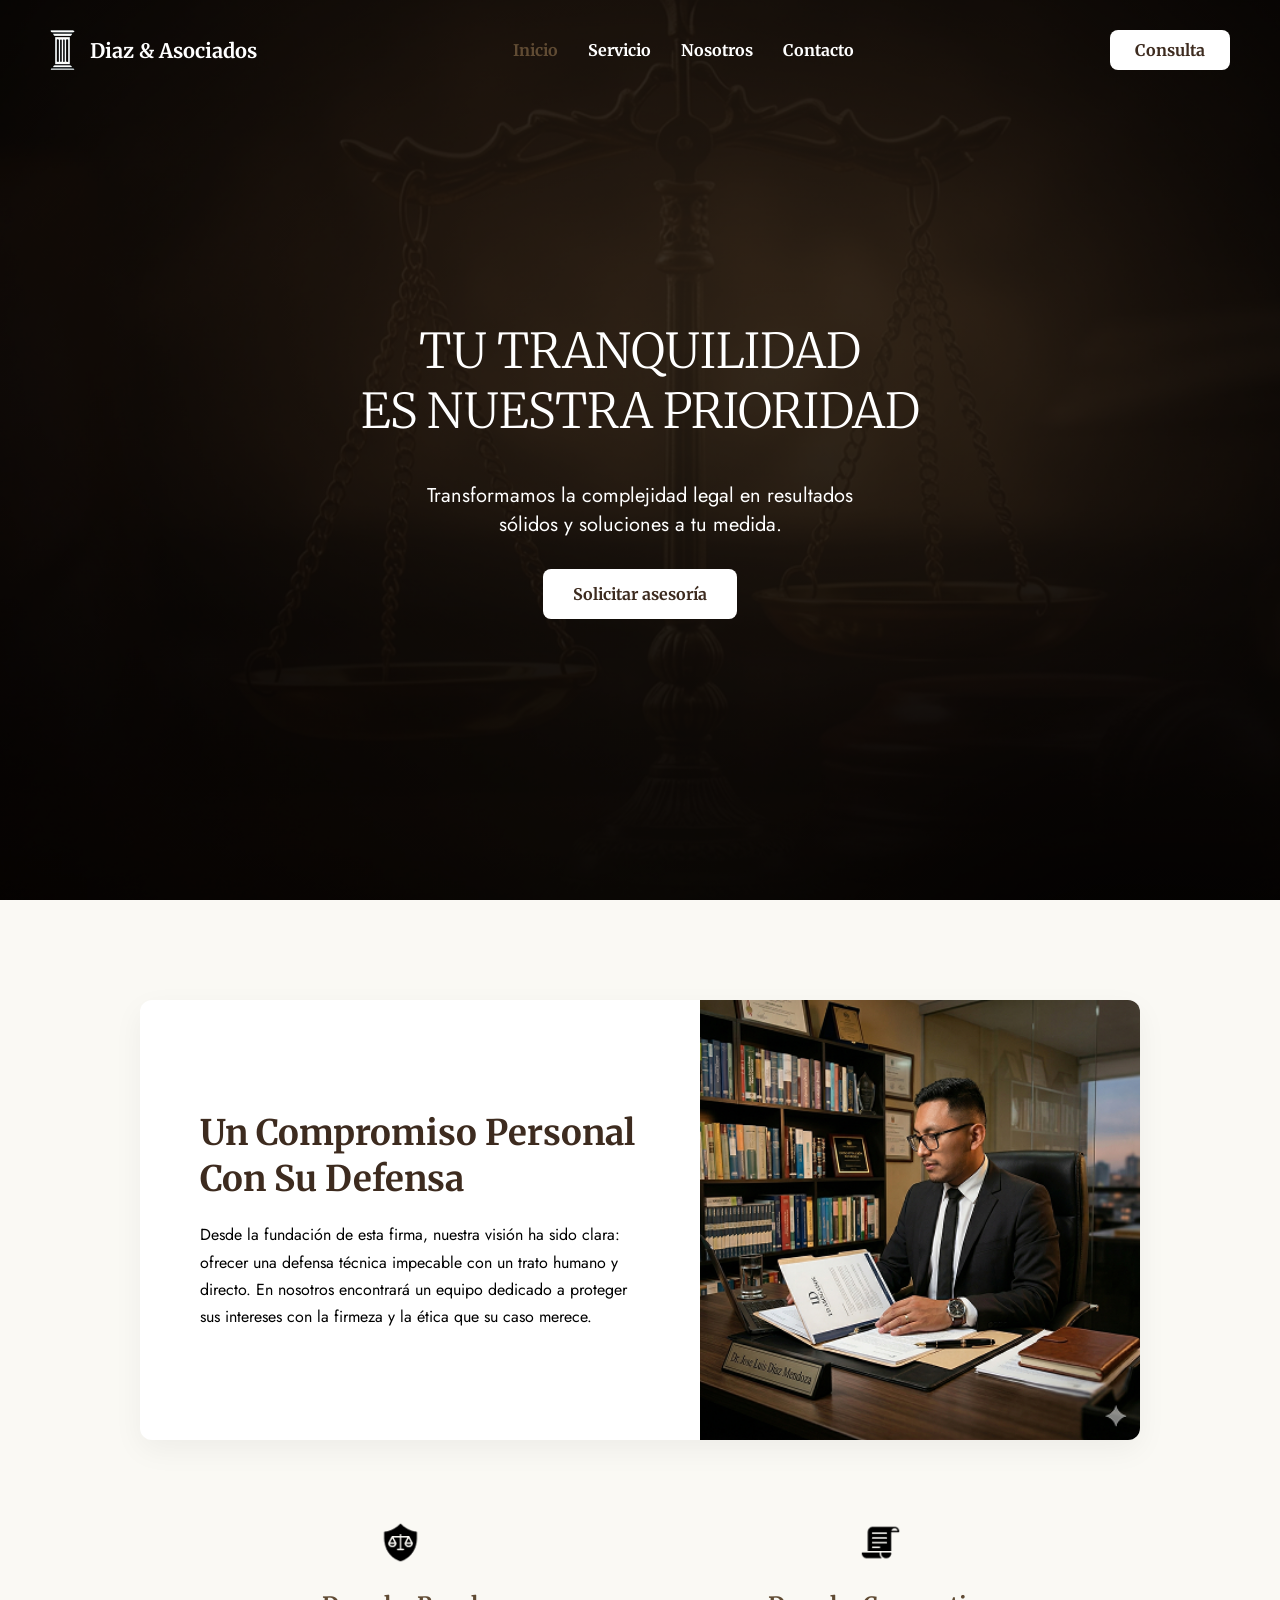
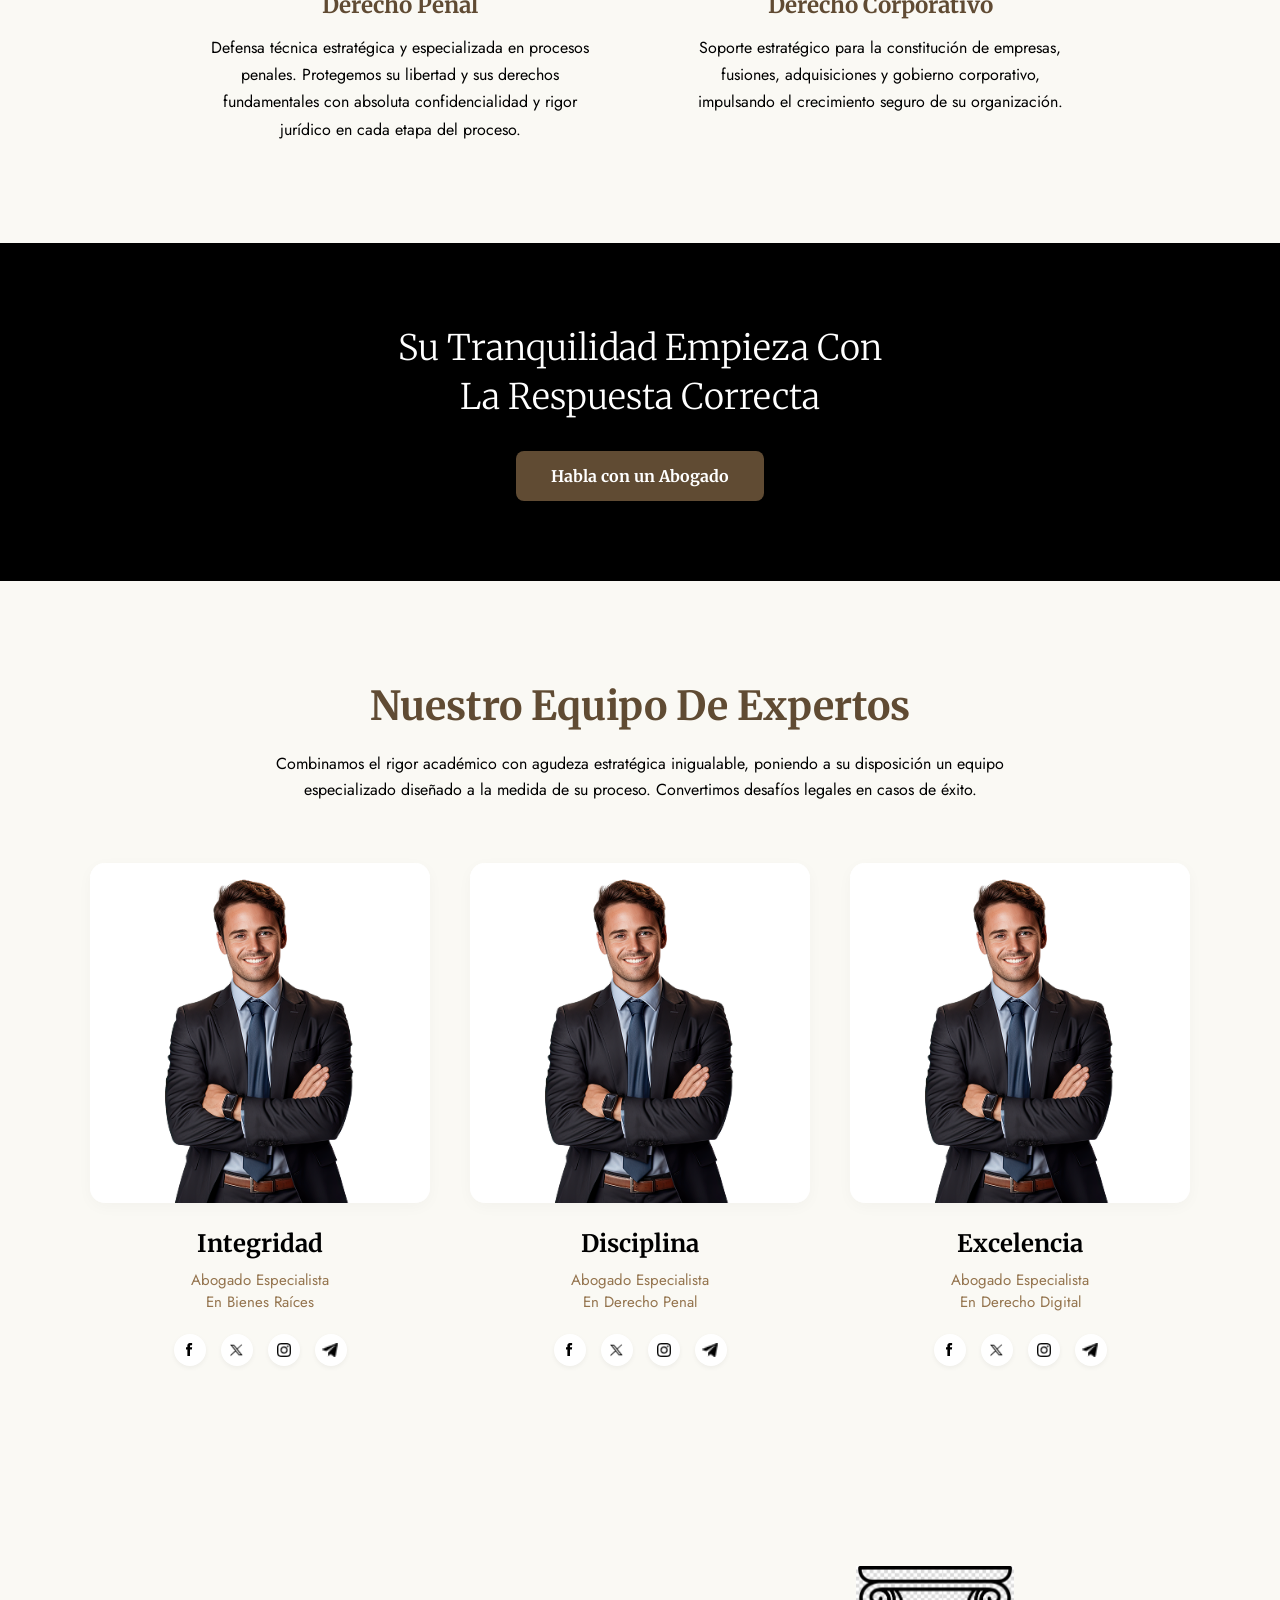
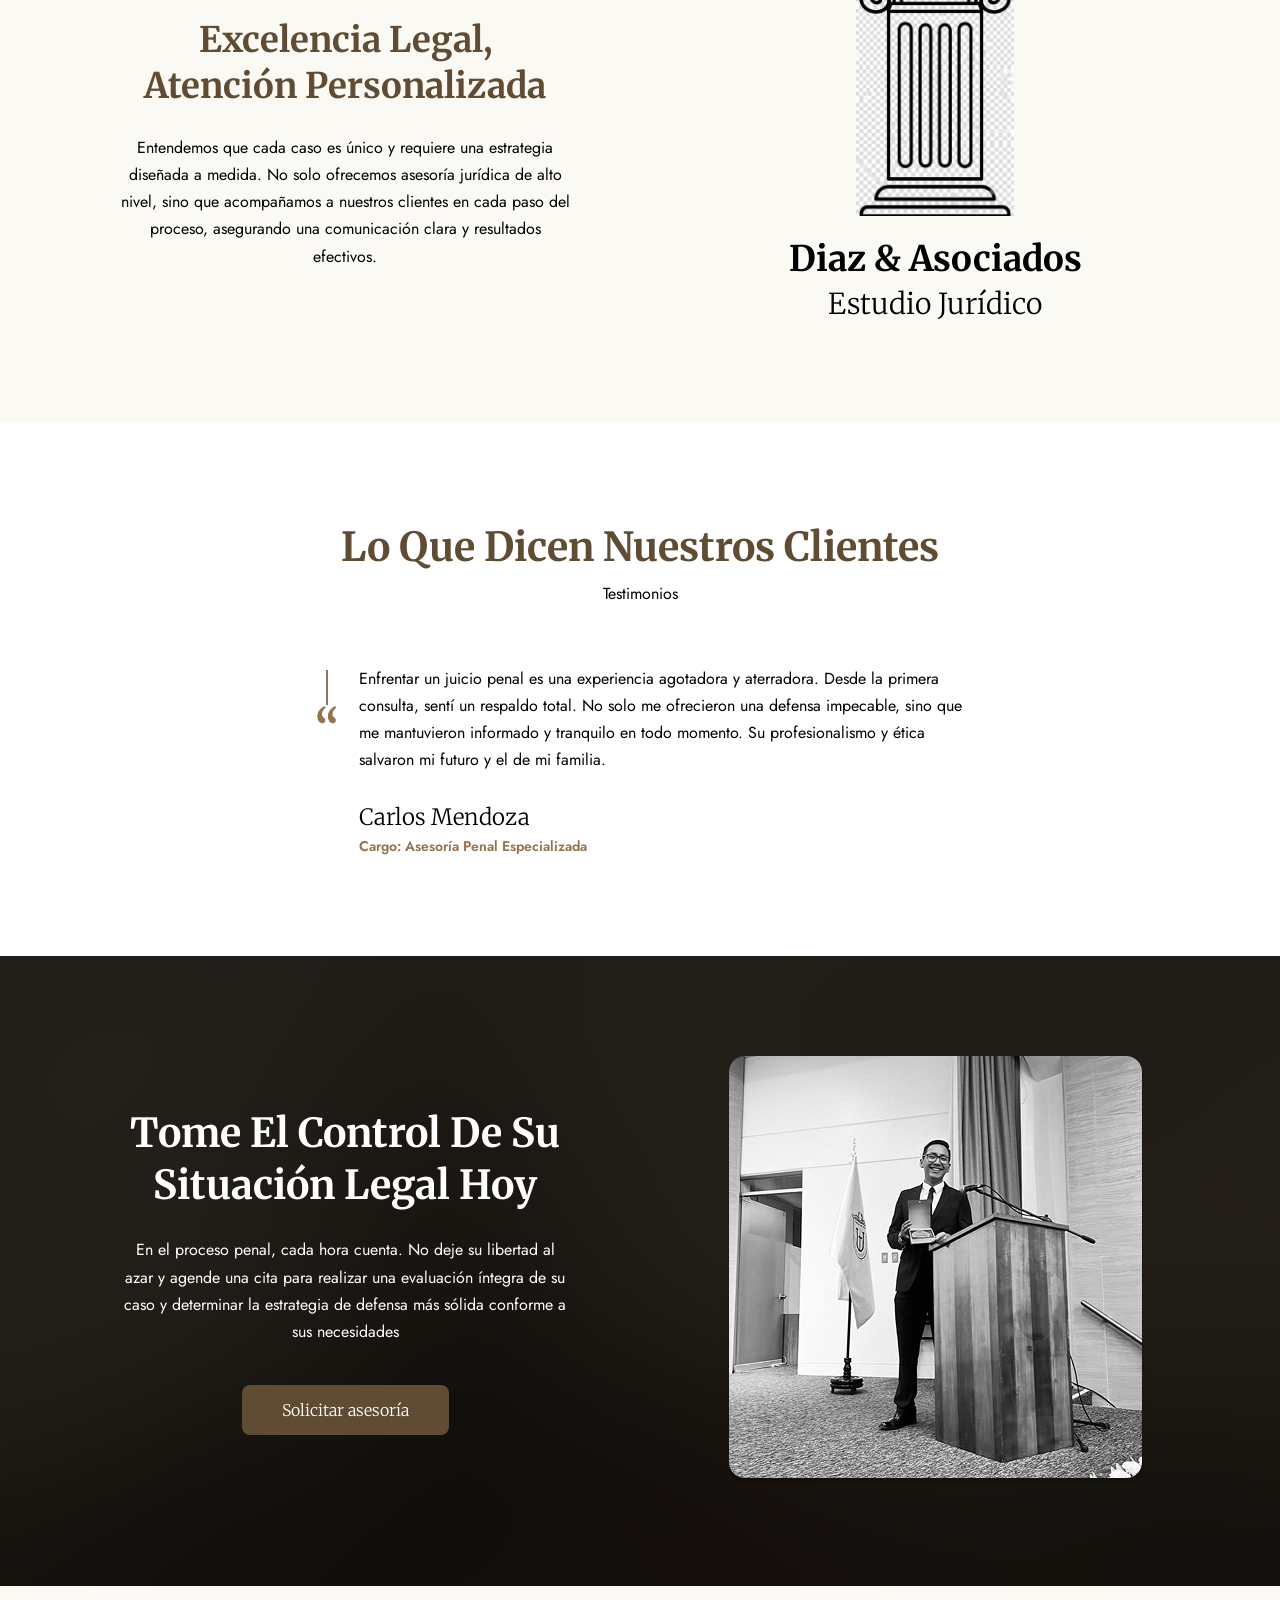
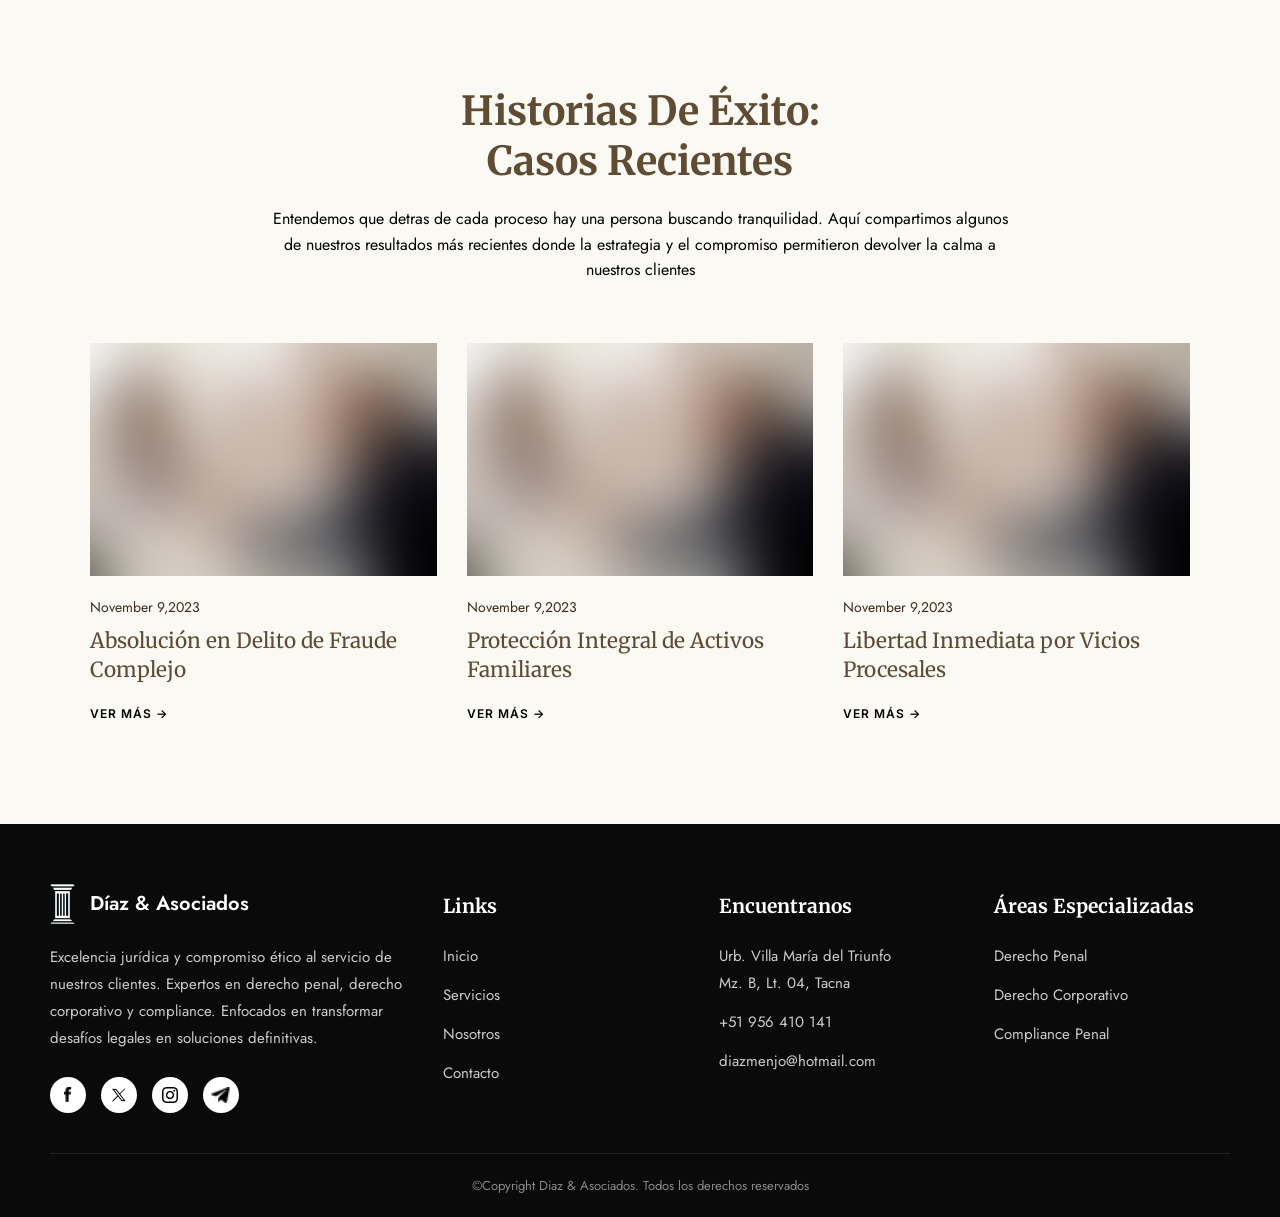
<file: index.html>
<!DOCTYPE html>
<html lang="es">
<head>
    <meta charset="UTF-8">
    <meta name="viewport" content="width=device-width, initial-scale=1.0">
    <link rel="stylesheet" href="css/style.css">
    <title>Diaz & Asociados</title>
</head>
<body>
    <nav id="main-nav">
        <div class="logo-container">
            <img src="assets/img/logo.png" alt="Logo" style="height: 40px;">
            <span class="logo-text">Diaz & Asociados</span>
        </div>
        <ul>
            <li><a href="#inicio" class="active">Inicio</a></li>
            <li><a href="#servicio">Servicio</a></li>
            <li><a href="#nosotros">Nosotros</a></li>
            <li><a href="#contacto">Contacto</a></li>
        </ul>
        <a href="https://wa.me/51956410141" target="_blank" class="btn-consulta" style="text-decoration: none; display: inline-block; text-align: center;">Consulta</a>
    </nav>

    <main id="app"></main>

    <footer class="main-footer">
        <div class="footer-container">
            <div class="footer-col branding-col">
                <div class="footer-logo">
                    <img src="assets/img/logo.png" alt="Logo Díaz & Asociados">
                    <span class="footer-logo-text">Díaz & Asociados</span>
                </div>
                <p class="footer-desc">
                    Excelencia jurídica y compromiso ético al servicio de nuestros clientes. Expertos en derecho penal, derecho corporativo y compliance. Enfocados en transformar desafíos legales en soluciones definitivas.
                </p>
                    <div class="footer-socials">
                        <a href="#" class="footer-icon-circle">
                            <img src="assets/img/fb_icon.png" alt="Facebook">
                        </a>
                        <a href="#" class="footer-icon-circle">
                            <img src="assets/img/x_icon.png" alt="X">
                        </a>
                        <a href="#" class="footer-icon-circle">
                            <img src="assets/img/ig_icon.png" alt="Instagram">
                        </a>
                        <a href="#" class="footer-icon-circle">
                            <img src="assets/img/direct_icon.png" alt="Telegram/Direct">
                        </a>
                    </div>
            </div>

            <div class="footer-col">
                <h3>Links</h3>
                <ul>
                    <li><a href="#inicio">Inicio</a></li>
                    <li><a href="#servicio">Servicios</a></li>
                    <li><a href="#nosotros">Nosotros</a></li>
                    <li><a href="#contacto">Contacto</a></li>
                </ul>
            </div>

            <div class="footer-col">
                <h3>Encuentranos</h3>
                <ul>
                    <li>Urb. Villa María del Triunfo<br>Mz. B, Lt. 04, Tacna</li>
                    <li>+51 956 410 141</li>
                    <li>diazmenjo@hotmail.com</li>
                </ul>
            </div>

            <div class="footer-col">
                <h3>Áreas Especializadas</h3>
                <ul>
                    <li>Derecho Penal</li>
                    <li>Derecho Corporativo</li>
                    <li>Compliance Penal</li>
                </ul>
            </div>
        </div>

        <div class="footer-bottom">
            <p>&copy;Copyright Diaz & Asociados. Todos los derechos reservados</p>
        </div>
    </footer>

    <script src="js/router.js"></script>
    <script src="js/main.js"></script>
</body>
</html>
</file>
<file: css/style.css>
/* =========================================
   IMPORTACIÓN DE FUENTES
   ========================================= */
/* Una sola línea optimizada con todos los pesos (Inter, Jost, Merriweather y Mulish) */
@import url('https://fonts.googleapis.com/css2?family=Inter:wght@600&family=Jost:wght@400;600&family=Merriweather:wght@300;400;700;900&family=Mulish:wght@300&display=swap');

* {
    box-sizing: border-box;
}

body, html {
    margin: 0;
    padding: 0;
    background-color: #1a1a1a;
    font-family: 'Jost', sans-serif;
}

/* =========================================
   HEADER / NAVEGACIÓN
   ========================================= */
nav {
    position: fixed;
    top: 0;
    left: 0;
    width: 100%;
    box-sizing: border-box;
    display: flex;
    justify-content: space-between;
    padding: 30px 50px;
    align-items: center;
    background-color: transparent;
    transition: background-color 0.4s ease, padding 0.4s ease;
    z-index: 1000;
}

nav.scrolled {
    background-color: #1a1511;
    padding: 15px 50px;
    box-shadow: 0 4px 10px rgba(0, 0, 0, 0.5);
}

.logo-container {
    display: flex;
    align-items: center;
    gap: 15px;
}

.logo-text {
    font-family: 'Merriweather', serif;
    font-weight: 700;
    font-size: 20px;
    color: white;
}

nav ul {
    list-style: none;
    display: flex;
    gap: 30px;
    margin: 0;
    padding: 0;
}

nav ul li a {
    font-family: 'Merriweather', serif;
    font-weight: 700;
    font-size: 16px;
    color: white;
    text-decoration: none;
    transition: color 0.3s ease;
}

nav ul li a.active {
    color: #604B33;
}

.btn-consulta {
    background-color: white;
    color: #3D2B1F;
    font-family: 'Merriweather', serif;
    font-weight: 700;
    padding: 10px 25px;
    border: none;
    border-radius: 8px;
    cursor: pointer;
    transition: background-color 0.3s ease;
}

.btn-consulta:hover {
    background-color: #f0f0f0;
}

/* =========================================
   FOOTER GLOBAL
   ========================================= */
.main-footer {
    background-color: #0A0A0A;
    color: #FFFFFF;
    padding: 60px 50px 20px 50px;
}

.footer-container {
    display: flex;
    justify-content: space-between;
    gap: 40px;
    max-width: 1200px;
    margin: 0 auto;
    padding-bottom: 40px;
    border-bottom: 1px solid rgba(255, 255, 255, 0.1);
}

.footer-col {
    flex: 1;
}

.branding-col {
    flex: 1.5;
}

.footer-logo {
    display: flex;
    align-items: center;
    gap: 15px;
    margin-bottom: 20px;
}

.footer-logo img {
    height: 40px;
    /* filter: brightness(0) invert(1); */ /* Úsalo si tu logo es negro y necesitas que sea blanco */
}

.footer-logo-text {
    font-family: 'Jost', sans-serif;
    font-weight: 600; /* Jost Semibold */
    font-size: 20px;
}

.footer-col h3 {
    font-family: 'Merriweather', serif;
    font-weight: 700; /* Merry Bold */
    font-size: 1.2rem;
    margin-bottom: 25px;
    margin-top: 10px;
}

.footer-desc, 
.footer-col ul li, 
.footer-col ul li a, 
.footer-bottom p {
    font-family: 'Jost', sans-serif;
    font-weight: 400; /* Jost Regular */
    font-size: 15px;
    line-height: 1.8;
    color: #CCCCCC;
    text-decoration: none;
}

.footer-col ul {
    list-style: none;
    padding: 0;
    margin: 0;
}

.footer-col ul li {
    margin-bottom: 12px;
}

.footer-col ul li a:hover {
    color: #FFFFFF;
    text-decoration: underline;
}

/* --- REDES SOCIALES (Círculos Blancos) --- */
.footer-socials {
    display: flex;
    gap: 15px;
    margin-top: 25px;
}

.footer-icon-circle {
    display: flex;
    justify-content: center;
    align-items: center;
    background-color: #FFFFFF;
    width: 36px; 
    height: 36px; 
    border-radius: 50%; 
    text-decoration: none;
    transition: transform 0.2s ease, background-color 0.2s ease;
}

.footer-icon-circle img {
    height: 16px; 
    width: auto;
    /* IMPORTANTE: Si tus iconos de redes originales son blancos, 
       descomenta la siguiente línea para que se vuelvan negros 
       y puedan verse dentro del círculo blanco. */
    /* filter: brightness(0); */
}

.footer-icon-circle:hover {
    transform: scale(1.1);
    background-color: #EAEAEA; 
}

/* --- COPYRIGHT --- */
.footer-bottom {
    text-align: center;
    padding-top: 20px;
}

.footer-bottom p {
    font-size: 13px;
    margin: 0;
    color: #888888;
}
</file>
